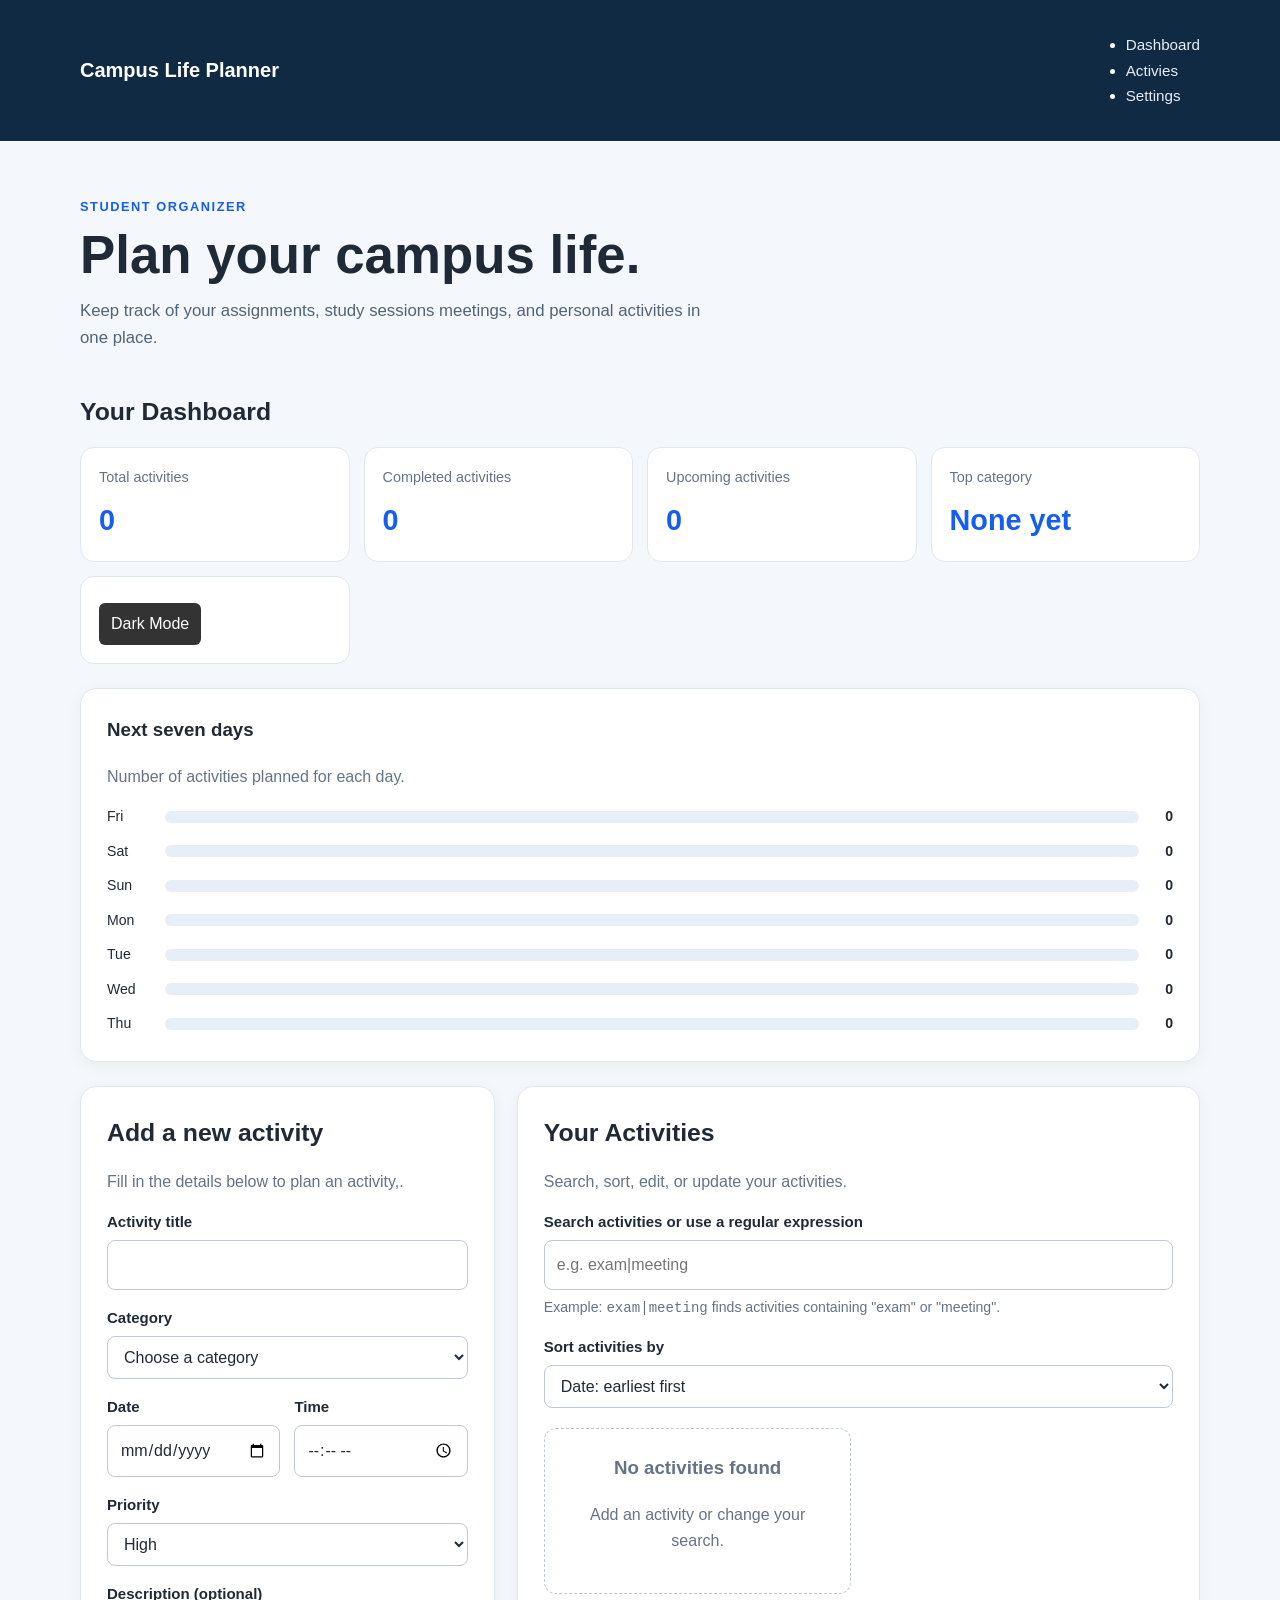
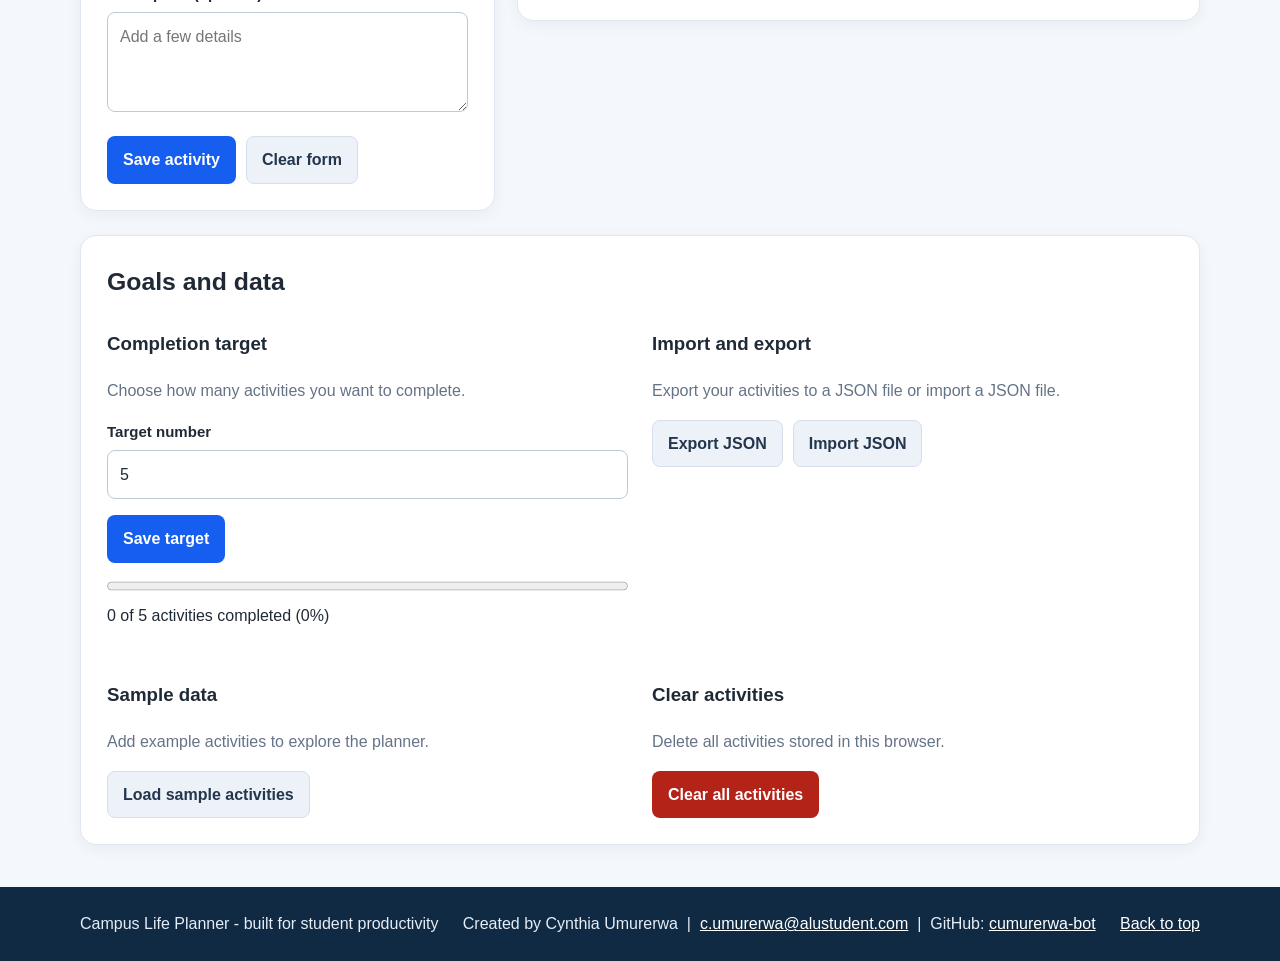
<file: index.html>
<!DOCTYPE html>
<html lang="en">
<head>
    <meta charset="UTF-8">
    <meta name="viewport" content="width=device-width, initial-scale=1.0">
    <meta name="description" content="Plan campus activities, assignments, meetings, and study sessions.">
    <title>Campus Life Planner</title>
    <link rel="stylesheet" href="style.css">
    <script src="script.js" defer></script>
</head>

<body>
    <header class="site-header">
        <div class="container header-content">
            <a href="#home" class="brand">Campus Life Planner</a>

            <nav aria-label="Main navigation">
                <ul>
                    <li><a href="#dashboard">Dashboard</a></li>
                    <li><a href="#activities">Activies</a></li>
                    <li><a href="#settings">Settings</a></li>
                </ul>
            </nav>
        </div>
    </header>

    <main id="home" class="container">

        <section class="welcome-section">
            <p class="eyebrow">STUDENT ORGANIZER</p>
            <h1>Plan your campus life.</h1>
            <p>
                Keep track of your assignments, study sessions
                meetings, and personal activities in one place.

            </p>
        </section>

        <section id="dashboard" aria-labelledby="dashboard-heading">
            <h2 id="dashboard-heading">Your Dashboard</h2>

            <div class="stats-grid">
                <article class="stat-card">
                    <p>Total activities</p>
                    <p class="stat-number" id="total-activities">0</p>
                </article>

                <article class="stat-card">
                    <p>Completed activities</p>
                    <p class="stat-number" id="completed-activities">0</p>
                </article>

                <article class="stat-card">
                    <p>Upcoming activities</p>
                    <p class="stat-number" id="upcoming-activities">0</p>
                </article>

                <article class="stat-card">
                    <p>Top category</p>
                    <p class="stat-number" id="top-category">None yet</p>
                </article>
                 <article class="stat-card">
                    <button id="dark-mode-toggle" type="button" aria-pressed="false">
    Dark Mode
</button>
                 </article>
            </div>

            <article class="panel">
                <h3>Next seven days</h3>
                <p class="muted">
                    Number of activities planned for each day.
                </p>
                <div id="weekly-trend" class="weekly-trend"></div>
            </article>
        </section>

        <section class="planner-layout" aria-label="Activity planner">

            <section class="panel" id="add-activity">
                <h2 id="form-heading">Add a new activity</h2>
                <p class="muted">
                    Fill in the details below to plan an activity,.
                </p>

                <form id="activity-form">
                    <input type="hidden" id="activity-id">

                    <div class="form-group">
                        <label for="title">Activity title</label>
                        <input
                            id="title"
                            name="title"
                            type="text"
                            minlength="3"
                            maxlength="80"
                            required>
                    </div>

                    <div class="form-group">
                        <label for="category">Category</label>
                        <select id="category" name="category" required>
                            <option value="">Choose a category</option>
                            <option value="Study">Study</option>
                            <option value="Assignment">Assignment</option>
                            <option value="Meeting">Meeting</option>
                            <option value="Personal">Personal</option>
                            <option value="Career">Career</option>
                            <option value="Sports">Sports</option>
                            <option value="Other">Other</option>
                        </select>
                    </div>

                    <div class="form-row">
                        <div class="form-group">
                            <label for="date">Date</label>
                            <input
                                id="date"
                                name="date"
                                type="date"
                                required>
                        </div>

                        <div class="form-group">
                            <label for="time">Time</label>
                            <input
                                id="time"
                                name="time"
                                type="time"
                                required>
                        </div>
                    </div>

                    <div class="form-group">
                        <label for="priority">Priority</label>
                        <select id="priority" name="priority" required>
                            <option value="high">High</option>
                            <option value="medium">Medium</option>
                            <option value="low">Low</option>
                        </select>
                    </div>

                    <div class="form-group">
                        <label for="description">
                            Description  (optional)
                        </label>
                        <textarea
                            id="description"
                            name="description"
                            rows="3"
                            maxlength="300"
                            placeholder="Add a few details"></textarea>
                    </div>

                    <div
                        id="form-message"
                        class="message"
                        role="status"
                        aria-live="polite">
                    </div>

                    <div class="button-row">
                        <button
                            type="submit"
                            id="submit-button-primary"
                            class="button button-primary">
                            Save activity
                        </button>

                        <button
                            type="button"
                            id="reset-form"
                            class="button button-secondary">
                            Clear form
                        </button>
                    </div>
                </form>
            </section>

            <section class="panel" id="activities">
                <h2>Your Activities</h2>
                <p class="muted">
                    Search, sort, edit, or update your activities.
                </p>

                <div class="form-group">
                    <label for="search-input">
                        Search activities or use a regular expression
                    </label>

                    <input
                          id="search-input"
                          type="search"
                          placeholder="e.g. exam|meeting"
                          aria-describedby="search-help">

                          <p class="small-help" id="search-help">
                            Example:
                            <code>exam|meeting</code>
                            finds activities
                            containing "exam" or "meeting".
                          </p>
                    <div
                        id="search-message"
                        class="message"
                        role="status"
                        aria-live="polite"></div>
                </div>

                <div class="form-group">
                    <label for="sort-select">Sort activities by</label>
                    <select id="sort-select">
                        <option value="date-asc">Date: earliest first</option>
                        <option value="date-desc">Date: latest first</option>
                        <option value="title-asc">Title: A to Z</option>
                        <option value="priority">Priority: high first</option>
                    </select>
                </div>

                <div
                    id="activity-list"
                    class="activity-list"
                    aria-live="polite">
                    <p class="muted">
                        Your activities will appear here. 
                    </p>
                </div>
            </section>
        </section>

        <section id="settings" class="panel settings-panel">
            <h2>Goals and data</h2>

            <div class="settings-grid">

                <section>
                    <h3>Completion target</h3>
                    <p class="muted">
                        Choose how many activities you want to complete.
                    </p>

                    <div class="form-group">
                        <label for="target-input">Target number</label>
                        <input
                            id="target-input"
                            type="number"
                            min="1"
                            max="1000000"
                            value="5">
                    </div>

                    <button
                        id="save-target"
                        type="button"
                        class="button button-primary">
                        Save target
                    </button>

                    <div
                        id="target-message"
                        class="message"
                        role="status"
                        aria-live="polite">
                    </div>

                    <progress
                           id="target-progress"
                           value="0"
                           max="100">0%
                        </progress>

                    <p id="target-status"aria-live="polite">
                        0 activities completed
                    </p>
                </section>

                <section>
                    <h3>Import and export</h3>
                    <p class="muted">
                        Export your activities to a JSON file or import a JSON file.
                    </p>

                    <div class="button-stack">
                        <button
                            id="export-button"
                            type="button"
                            class="button button-secondary">
                             Export JSON
                        </button>
                        
                        <input
                            id="import-file"
                            type="file"
                            accept=".json,application/json"
                            hidden>

                        <button
                            id="import-button"
                            type="button"
                            class="button button-secondary">
                            Import JSON
                        </button>
                    </div>

                    <div
                        id="import-message"
                        class="message"
                        role="status"
                        aria-live="polite">
                    </div>
                </section>

                <section>
                    <h3>Sample data</h3>
                    <p class="muted">
                        Add example activities to explore the planner.
                    </p>

                    <button
                        id="load-samples"
                        type="button"
                        class="button button-secondary">
                        Load sample activities
                    </button>
                </section>

                <section>
                    <h3>Clear activities</h3>
                    <p class="muted">
                        Delete all activities stored in this browser.
                    </p>

                    <button
                        id="clear-all"
                        type="button"
                        class="button button-danger">
                        Clear all activities
                    </button>
                </section>

            </div>
        </section>

    </main>

    <footer class="site-footer">
        <div class="container">
            <p>Campus Life Planner - built for student productivity</p>
            <p>Created by Cynthia Umurerwa &nbsp;|&nbsp;
               <a href="mailto:c.umurerwa@alustudent.com">c.umurerwa@alustudent.com</a> &nbsp;|&nbsp;
               GitHub: <a href="https://github.com/cumurerwa-bot" target="_blank" rel="noopener noreferrer">cumurerwa-bot</a>
            </p>
            <a href="#home">Back to top</a>
        </div>
    </footer>
</body>
</html>
</file>
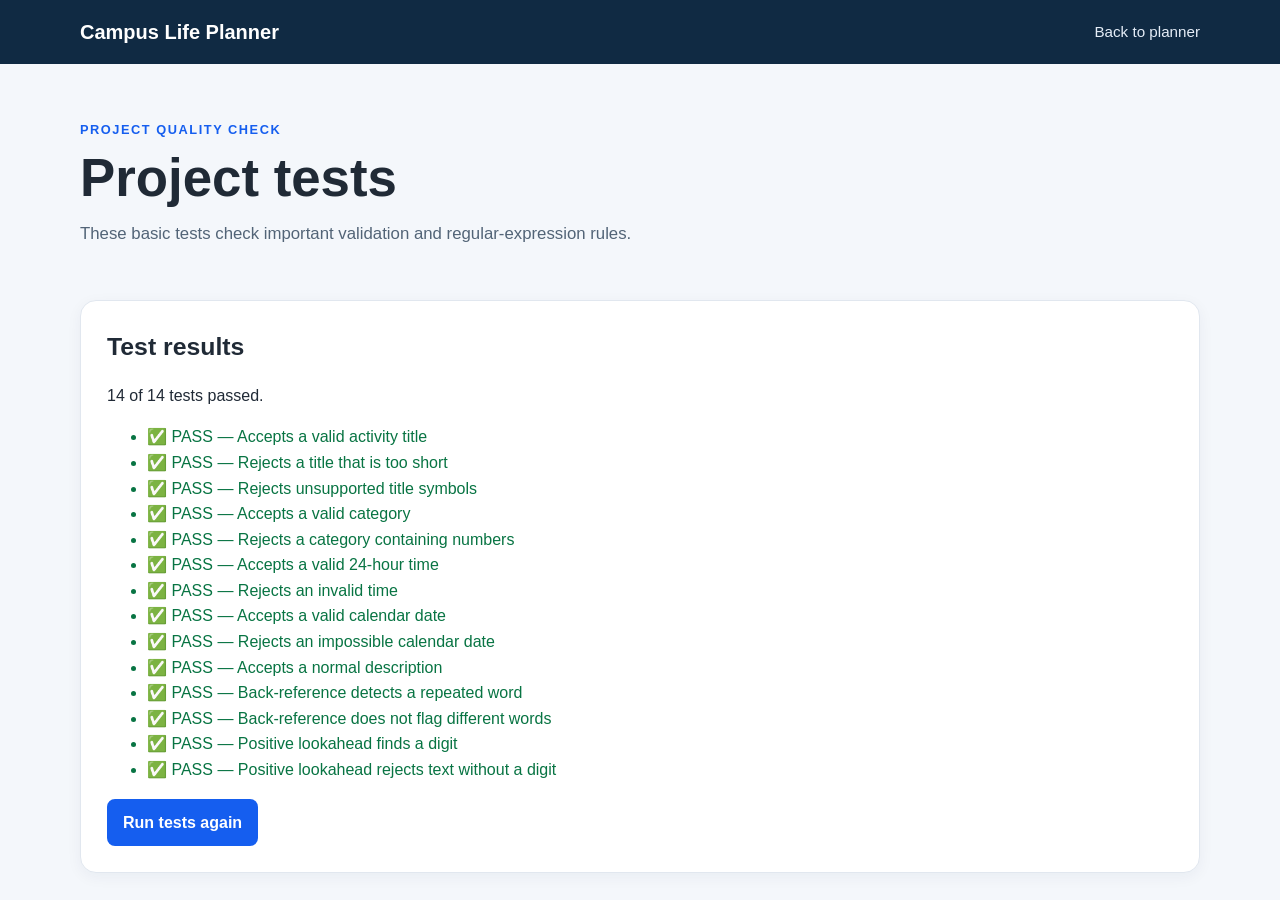
<file: tests.html>
<!DOCTYPE html>
<html lang="en">
    <head>
        <meta charset="UTF-8">
        <meta name="viewport" content="width=device-width, initial-scale=1.0">
        <title>Campus Life Planner - Tests</title>
        <link rel="stylesheet" href="style.css">
    </head>
    <body>
        <header class="site-header">
            <div class="container header-content">
                <a class="brand" href="index.html">Campus Life Planner</a>
                <nav aria-label="Test page navigation">
                    <a href="index.html">Back to planner</a>
                </nav>
            </div>
        </header>

        <main class="container">
            <section class="welcome-section">
                <p class="eyebrow">PROJECT QUALITY CHECK</p>
                <h1>Project tests</h1>
                <p>These basic tests check important validation and regular-expression rules.</p>
            </section>

            <section class="panel">
                <h2>Test results</h2>
                <p id="test-summary" role="status" aria-live="polite">Running tests…</p>
                <ul id="test-results"></ul>
                <button id="run-tests" class="button button-primary" type="button">
                    Run tests again
                </button>
            </section>
        </main>

        <script>
            "use strict";

            // ── Patterns (same as script.js) ──────────────────────────────────
            const titlePattern = /^(?=.{3,80}$)[A-Za-z0-9](?:[A-Za-z0-9 '\-]*[A-Za-z0-9])?$/;

            const descriptionPattern = /^[A-Za-z0-9\s.,!?'"():;\-]{0,300}$/;

            const timePattern = /^(?:[01]\d|2[0-3]):[0-5]\d$/;

            const categoryPattern = /^[A-Za-z ]{2,30}$/;

            const repeatedWordPattern = /\b([A-Za-z]+)\b(?:\s+\1\b)/i;

            const digitLookaheadPattern = /^(?=.*\d).+$/;

            // ── isValidDate helper ─────────────────────────────────────────────
            function isValidDate(dateString) {
                if (typeof dateString !== "string") { return false; }
                if (!/^\d{4}-\d{2}-\d{2}$/.test(dateString)) { return false; }

                const date = new Date(dateString + "T00:00:00");

                return (
                    !Number.isNaN(date.getTime()) &&
                    date.getFullYear()  === Number(dateString.slice(0, 4)) &&
                    date.getMonth() + 1 === Number(dateString.slice(5, 7)) &&
                    date.getDate()      === Number(dateString.slice(8, 10))
                );
            }

            // ── Test suite ────────────────────────────────────────────────────
            function runTests() {
                const tests = [
                    {
                        name:   "Accepts a valid activity title",
                        passed: titlePattern.test("Python Assignment")
                    },
                    {
                        name:   "Rejects a title that is too short",
                        passed: !titlePattern.test("Hi")
                    },
                    {
                        name:   "Rejects unsupported title symbols",
                        passed: !titlePattern.test("study <today>")
                    },
                    {
                        name:   "Accepts a valid category",
                        passed: categoryPattern.test("Assignment")
                    },
                    {
                        name:   "Rejects a category containing numbers",
                        passed: !categoryPattern.test("study123")
                    },
                    {
                        name:   "Accepts a valid 24-hour time",
                        passed: timePattern.test("14:30")
                    },
                    {
                        name:   "Rejects an invalid time",
                        passed: !timePattern.test("25:75")
                    },
                    {
                        name:   "Accepts a valid calendar date",
                        passed: isValidDate("2026-10-15")
                    },
                    {
                        name:   "Rejects an impossible calendar date",
                        passed: !isValidDate("2026-02-30")
                    },
                    {
                        name:   "Accepts a normal description",
                        passed: descriptionPattern.test("Read the course notes.")
                    },
                    {
                        name:   "Back-reference detects a repeated word",
                        passed: repeatedWordPattern.test("study study")
                    },
                    {
                        name:   "Back-reference does not flag different words",
                        passed: !repeatedWordPattern.test("study assignment")
                    },
                    {
                        name:   "Positive lookahead finds a digit",
                        passed: digitLookaheadPattern.test("student123")
                    },
                    {
                        name:   "Positive lookahead rejects text without a digit",
                        passed: !digitLookaheadPattern.test("student")
                    }
                ];

                const resultsList = document.getElementById("test-results");
                const summary     = document.getElementById("test-summary");

                resultsList.replaceChildren();

                let passedCount = 0;

                tests.forEach((test) => {
                    const item = document.createElement("li");
                    item.textContent = `${test.passed ? "✅ PASS" : "❌ FAIL"} — ${test.name}`;
                    item.style.color = test.passed ? "#087443" : "#b42318";
                    resultsList.appendChild(item);
                    if (test.passed) { passedCount++; }
                });

                summary.textContent = `${passedCount} of ${tests.length} tests passed.`;
            }

            document.getElementById("run-tests").addEventListener("click", runTests);

            runTests();
        </script>
    </body>
</html>
</file>
<file: style.css>
* {
    box-sizing: border-box;
}

html{
    scroll-behavior: smooth;
}

body{
    font-family: Arial, Helvetica, sans-serif;
    margin: 0;
    line-height: 1.6;
    background: #f4f7fb;
    color: #202a36;
}
img{
    max-width: 100%;
}

button,
input,
select,
textarea {
    font: inherit;
}

button,
a,
input,
select,
textarea {
     outline-offset: 3px;
    
}

button:focus-visible,
a:focus-visible,
input:focus-visible,
select:focus-visible,
textarea:focus-visible {
    outline: 3px solid  #f2a900;
}

a {
    color: #155eef;
}

h1,
h2,
h3,
p{
    margin-top: 0;
}

h1{
    margin-bottom: 12px;
    font-size: clamp(2rem, 5vw , 3.3rem);
    line-height: 1.15;
}

h2 {
    margin-bottom: 16px;
    font-size: 1.55rem;
}
.container{
    width: min(92% , 1120px);
    margin: 0 auto;
}
.panel{
    background: #ffffff;
    padding: 22px;
    border-radius: 16px;
    min-width: 0;
    padding: 22px;
    margin-top: 24px;
    border: 1px solid #e1e7ef;
    box-shadow: 0 4px 15px rgba(24, 45, 75,0.05);
}
.muted{
    color: #657386;
}
.eyebrow{
    font-size: 0.8rem;
    font-weight: bold;
    letter-spacing: 0.12em;
    color: #155eef;
    margin-bottom: 8px;
}

.small-help {
    margin-top: 6px ;
    margin-bottom: 0;
    color:#657386;
    font-size: 0.88rem;
    overflow-wrap: anywhere;
}
.site-header {
    background: #102a43;
    color: #ffffff;
}

.header-content {
    display: flex;
    flex-direction: column;
    gap: 12px;
    padding-top: 16px;
    padding-bottom: 16px;
}

body.dark-mode {
    background-color: #121212;
    color: #f5f5f5;
}

body.dark-mode .stat-card,
body.dark-mode .panel,
body.dark-mode .activity-item,
body.dark-mode header,
body.dark-mode .site-footer {
    background-color: #1e1e1e;
    color: #f5f5f5;
    border-color: #444;
}

body.dark-mode input,
body.dark-mode select,
body.dark-mode textarea {
    background-color: #2b2b2b;
    color: #ffffff;
    border-color: #666;
}

#dark-mode-toggle {
    padding: 8px 12px;
    margin-top: 8px;
    border: none;
    border-radius: 6px;
    cursor: pointer;
    background-color: #333;
    color: white;
}

body.dark-mode #dark-mode-toggle {
    background-color: #f0c75e;
    color: #222;
}
.brand {
    color: #ffffff;
    font-size: 1.25rem;
    font-weight: bold;
    text-decoration: none;
}

#dark-mode-toggle:hover {
    background-color: #555;
}

nav {
    display: flex;
    flex-wrap: wrap;
    gap: 16px;
}

nav a {
    color: #e5edf7;
    font-size: 0.95rem;
    text-decoration: none;
}

nav a:hover {
    color: #ffffff;
    text-decoration: underline;
}
.welcome-section {
    padding: 44px 0 28px;
}

.welcome-section > p:last-child {
    max-width: 650px;
    margin-bottom: 0;
    color: #526477;
    font-size: 1.05rem;
}




#dashboard {
    padding-top: 12px;
}

.stats-grid {
    display: grid;
    grid-template-columns: 1fr;
    gap: 14px;
}

.stat-card {
    min-width: 0;
    padding: 18px;
    background: #ffffff;
    border: 1px solid #e1e7ef;
    border-radius: 14px;
}

.stat-card > p:first-child {
    margin-bottom: 8px;
    color: #657386;
    font-size: 0.9rem;
}

.stat-number {
    margin-bottom: 0;
    color: #155eef;
    font-size: 1.8rem;
    font-weight: bold;
    overflow-wrap: anywhere;
}

.stat-category {
    font-size: 1.1rem;
}




.form-group {
    min-width: 0;
    margin-bottom: 16px;
}

.form-group label {
    display: block;
    margin-bottom: 6px;
    font-weight: bold;
    font-size: 0.94rem;
}

input,
select,
textarea {
    width: 100%;
    min-width: 0;
    padding: 11px 12px;
    color: #202a36;
    background: #ffffff;
    border: 1px solid #bdc9d8;
    border-radius: 8px;
}

input:focus,
select:focus,
textarea:focus {
    border-color: #155eef;
}

textarea {
    resize: vertical;
}

.form-row {
    display: grid;
    grid-template-columns: 1fr;
    gap: 0;
}
.button-row {
    display: flex;
    flex-wrap: wrap;
    gap: 10px;
}




.button {
    display: inline-flex;
    align-items: center;
    justify-content: center;
    min-height: 42px;
    padding: 10px 15px;
    border: 1px solid transparent;
    border-radius: 8px;
    font-weight: bold;
    text-align: center;
    cursor: pointer;
    transition: background-color 0.2s ease,
                transform 0.2s ease;
}

.button:hover {
    transform: translateY(-1px);
}

.button-primary {
    color: #ffffff;
    background: #155eef;
}

.button-primary:hover {
    background: #1049bd;
}

.button-secondary {
    color: #23364d;
    background: #edf2f8;
    border-color: #d5deea;
}

.button-secondary:hover {
    background: #dfe8f3;
}

.button-danger {
    color: #ffffff;
    background: #b42318;
}

.button-danger:hover {
    background: #8f1b13;
}

.button-stack {
    display: flex;
    flex-wrap: wrap;
    gap: 10px;
}




.message {
    min-height: 0;
    margin: 8px 0;
    font-size: 0.9rem;
    overflow-wrap: anywhere;
}
.message:empty {
    display: none;
}

.message.success {
    color: #087443;
}

.message.error {
    color: #b42318;
}

.message.info {
    color: #155eef;
}


.activity-list {
    display: grid;
    grid-template-columns: 1fr;
    gap: 14px;
    margin-top: 20px;
}

.activity-card {
    min-width: 0;
    padding: 18px;
    border: 1px solid #dce4ee;
    border-radius: 12px;
    background: #ffffff;
}

.activity-card.completed {
    border-left: 5px solid #15945b;
    background: #f8fffb;
}

.activity-card-header {
    display: flex;
    align-items: flex-start;
    justify-content: space-between;
    gap: 12px;
}

.activity-card h3 {
    overflow-wrap: anywhere;
}

.activity-category {
    margin-bottom: 10px;
    color: #155eef;
    font-size: 0.9rem;
    font-weight: bold;
}

.activity-description {
    color: #526477;
    overflow-wrap: anywhere;
}

.activity-details {
    display: grid;
    gap: 6px;
    margin: 14px 0;
    font-size: 0.9rem;
}

.activity-actions {
    display: flex;
    flex-wrap: wrap;
    gap: 8px;
}

.activity-actions .button {
    flex: 1 1 auto;
    padding: 8px 10px;
    font-size: 0.85rem;
}

.priority {
    display: inline-block;
    flex-shrink: 0;
    padding: 4px 9px;
    border-radius: 30px;
    font-size: 0.76rem;
    font-weight: bold;
    text-transform: capitalize;
}

.priority-high {
    color: #9f1d16;
    background: #fee4e2;
}

.priority-medium {
    color: #854d0e;
    background: #fef3c7;
}

.priority-low {
    color: #166534;
    background: #dcfce7;
}

.empty-state {
    padding: 24px;
    text-align: center;
    border: 1px dashed #bdc9d8;
    border-radius: 12px;
    color: #657386;
}

mark {
    padding: 0 2px;
    color: #202a36;
    background: #fff0a6;
}




.weekly-trend {
    display: grid;
    gap: 12px;
}
.trend-row {
    display: grid;
    grid-template-columns: 48px minmax(0, 1fr) 24px;
    align-items: center;
    gap: 10px;
}

.trend-day,
.trend-count {
    font-size: 0.88rem;
}

.trend-count {
    text-align: right;
    font-weight: bold;
}

.trend-bar-track {
    height: 12px;
    overflow: hidden;
    background: #e8eef7;
    border-radius: 20px;
}

.trend-bar {
    height: 100%;
    min-width: 0;
    background: #155eef;
    border-radius: 20px;
    transition: width 0.3s ease;
}




.settings-grid {
    display: grid;
    grid-template-columns: 1fr;
    gap: 24px;
}

.settings-grid > section {
    min-width: 0;
    padding-top: 12px;
}

progress {
    display: block;
    width: 100%;
    height: 18px;
    margin-top: 14px;
    accent-color: #155eef;
}

#target-status {
    margin-top: 8px;
    overflow-wrap: anywhere;
}




.site-footer {
    margin-top: 42px;
    padding: 24px 0;
    color: #e5edf7;
    background: #102a43;
}

.site-footer .container {
    display: flex;
    flex-direction: column;
    gap: 8px;
}

.site-footer p {
    margin-bottom: 0;
}

.site-footer a {
    color: #ffffff;
}




@media (min-width: 600px) {
    .header-content {
        flex-direction: row;
        align-items: center;
        justify-content: space-between;
    }

    .stats-grid {
        grid-template-columns: repeat(2, minmax(0, 1fr));
    }

    .form-row {
        grid-template-columns: repeat(2, minmax(0, 1fr));
        gap: 14px;
    }

    .activity-details {
        grid-template-columns: repeat(2, minmax(0, 1fr));
    }

    .settings-grid {
        grid-template-columns: repeat(2, minmax(0, 1fr));
    }

    .site-footer .container {
        flex-direction: row;
        align-items: center;
        justify-content: space-between;
    }
}




@media (min-width: 800px) {
    .planner-layout {
        display: grid;
        grid-template-columns: minmax(280px, 0.85fr) minmax(0, 1.4fr);
        align-items: start;
        gap: 22px;
    }

    .planner-layout > .panel {
        margin-top: 24px;
    }

    .stats-grid {
        grid-template-columns: repeat(4, minmax(0, 1fr));
    }

    .activity-details {
        grid-template-columns: repeat(3, minmax(0, 1fr));
    }

    .welcome-section {
        padding-top: 56px;
    }
}




@media (min-width: 1100px) {
    .container {
        width: min(1120px, 90%);
    }

    .panel {
        padding: 26px;
    }

    .activity-list {
        grid-template-columns: repeat(2, minmax(0, 1fr));
    }

    .activity-actions .button {
        flex-basis: 100%;
    }
}




@media (prefers-reduced-motion: reduce) {
    html {
        scroll-behavior: auto;
    }

    *,
    *::before,
    *::after {
        transition-duration: 0.01ms !important;
        animation-duration: 0.01ms !important;
        animation-iteration-count: 1 !important;
    }
}
</file>
